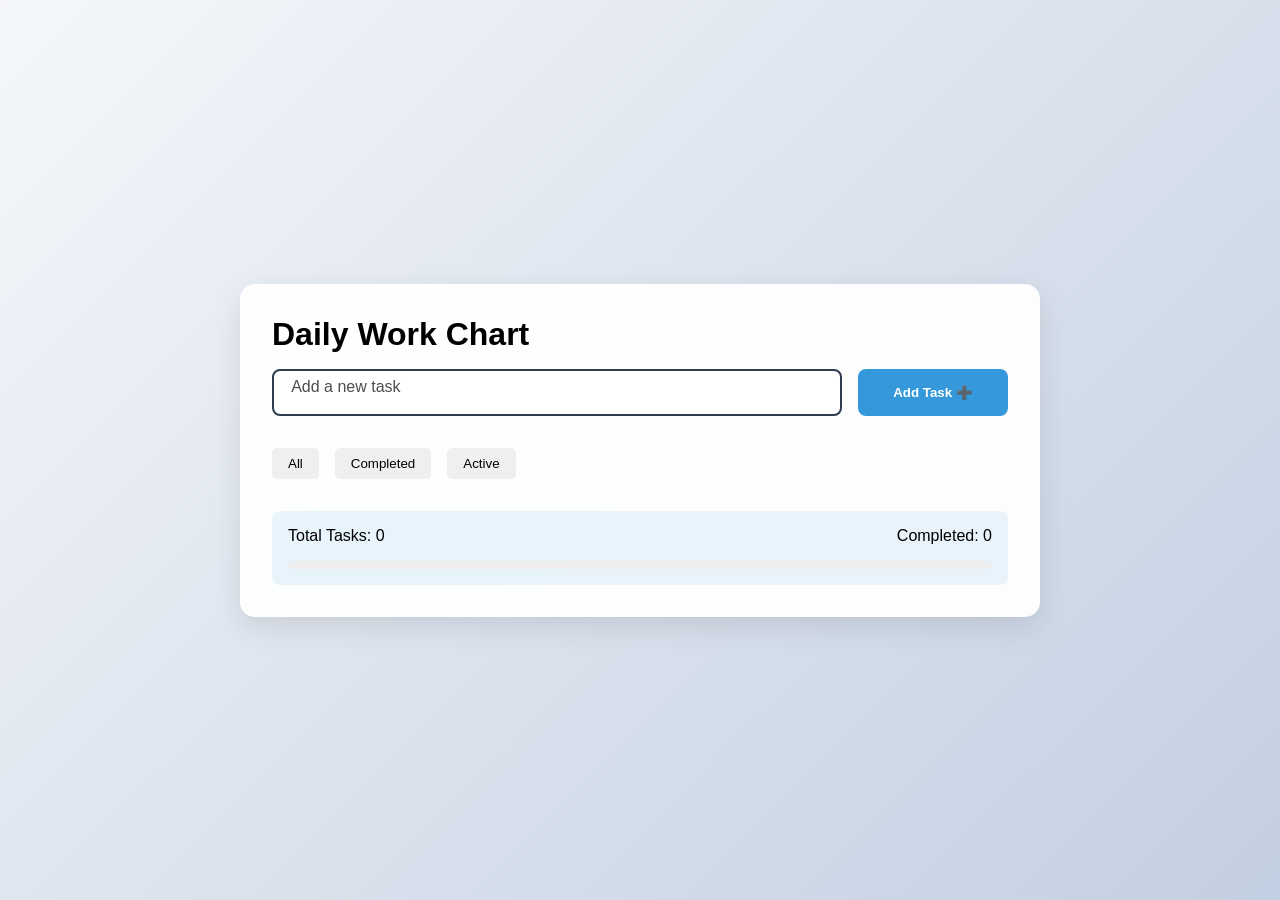
<file: index.html>
<!DOCTYPE html>
<html lang="en">
  <head>
    <meta charset="UTF-8" />
    <meta name="viewport" content="width=device-width, initial-scale=1.0" />
    <title>Advanced To-Do List</title>
    <link rel="stylesheet" href="style.css" />
  </head>
  <body>
    <div class="container">
      <h1>Daily Work Chart</h1>
      <div class="input-section">
        <input type="text" class="task-input" placeholder="" required />
        <span class="floating-placeholder">Add a new task</span>
        <button class="add-btn">Add Task ➕</button>
      </div>



      
      <div class="filter-section">
        <button class="filter-btn" data-filter="all">All</button>
        <button class="filter-btn" data-filter="completed">Completed</button>
        <button class="filter-btn" data-filter="active">Active</button>
      </div>

      <div class="tasks-container"></div>

      <div class="stats-container">
        <div>Total Tasks: <span id="total-tasks">0</span></div>
        <div>Completed: <span id="completed-tasks">0</span></div>
        <div class="progress-bar">
          <div class="progress-fill" style="width: 0%"></div>
        </div>
      </div>
    </div>
    <script src="script.js"></script>
  </body>
</html>
</file>
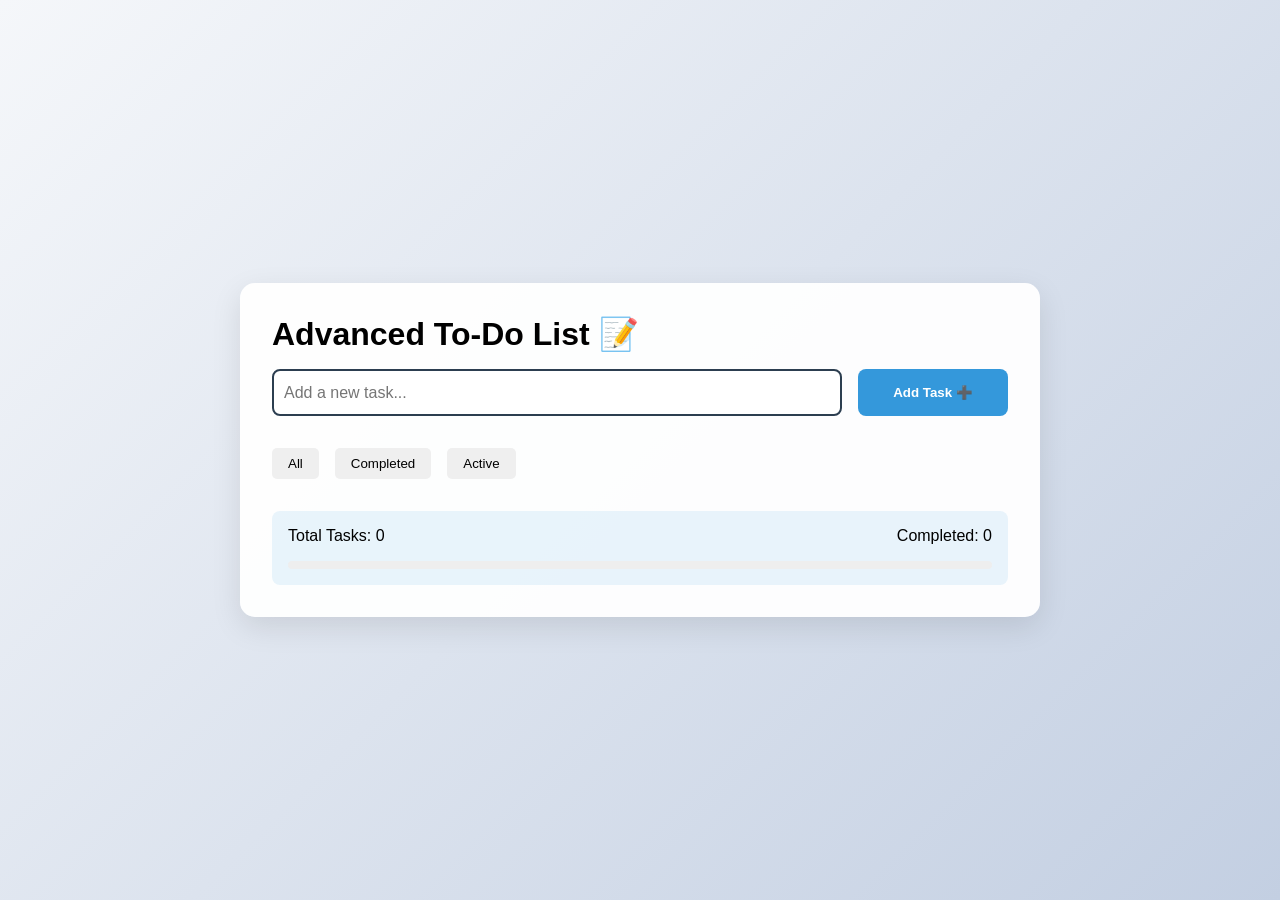
<file: todo.html>
<!DOCTYPE html>
<html lang="en">
  <head>
    <meta charset="UTF-8" />
    <meta name="viewport" content="width=device-width, initial-scale=1.0" />
    <title>Advanced To-Do List</title>
    <link rel="stylesheet" href="style.css" />
  </head>
  <body>
    <div class="container">
      <h1>Advanced To-Do List 📝</h1>
      <div class="input-section">
        <input type="text" class="task-input" placeholder="Add a new task..." />
        <button class="add-btn">Add Task ➕</button>
      </div>

      <div class="filter-section">
        <button class="filter-btn" data-filter="all">All</button>
        <button class="filter-btn" data-filter="completed">Completed</button>
        <button class="filter-btn" data-filter="active">Active</button>
      </div>

      <div class="tasks-container"></div>

      <div class="stats-container">
        <div>Total Tasks: <span id="total-tasks">0</span></div>
        <div>Completed: <span id="completed-tasks">0</span></div>
        <div class="progress-bar">
          <div class="progress-fill" style="width: 0%"></div>
        </div>
      </div>
    </div>
    <script src="script.js"></script>
  </body>
</html>
</file>
<file: style.css>
:root {
  --primary: #2c3e50;
  --secondary: #3498db;
  --background: linear-gradient(135deg, #f5f7fa 0%, #c3cfe2 100%);
}

* {
  box-sizing: border-box;
  margin: 0;
  padding: 0;
}

body {
  font-family: "Segoe UI", sans-serif;
  min-height: 100vh;
  background: var(--background);
  padding: 2rem;
  display: flex;
  justify-content: center;
  align-items: center;
}
h1{
  margin-bottom: 1rem;
}

.container {
  width: 90%;
  max-width: 800px;
  background: rgba(255, 255, 255, 0.95);
  padding: 2rem;
  border-radius: 15px;
  box-shadow: 0 10px 30px rgba(0, 0, 0, 0.1);
}

.input-section {
  display: flex;
  gap: 1rem;
  margin-bottom: 2rem;
  flex-wrap: wrap;
  position: relative;
}

.task-input {
  flex: 1;
  padding: 10px;
  border: 2px solid var(--primary);
  border-radius: 8px;
  font-size: 1rem;
  transition: all 0.3s ease;
  min-width: 200px;
}

.task-input:focus {
  outline: none;
  border-color: var(--secondary);
  border: 2px solid #ffae00;
}

.floating-placeholder {
  position: absolute;
  top: 0;
  left: 0.7rem;
  transform: translateY(50%);
  transition: all 0.3s ease;
  background: white;
  padding: 0 0.5rem;
  pointer-events: none;
  color: #4d4d4d;
}
input:focus ~ .floating-placeholder,
input:not(:placeholder-shown) ~ .floating-placeholder {
  top: 0;
  transform: translateY(-50%);
  font-size: 1rem;
  color: #4d4d4d;
  background: white;
  border: 1px solid #ffae00;
  border-radius: 4px;
}


.add-btn {
  padding: 1rem 2rem;
  background: var(--secondary);
  border: none;
  border-radius: 8px;
  color: white;
  font-weight: bold;
  cursor: pointer;
  transition: transform 0.2s ease;
  min-width: 150px;
}
.add-btn:hover {
  background: var(--secondary);
  transition: all 0.3s ease;
  transform: translateY(-5px);
  box-shadow: 10px 10px 10px #0000004d, -3px -3px 5px lightgray;}

.tasks-container {
  margin-top: 2rem;
}

.task-item {
  display: flex;
  align-items: center;
  padding: 1rem;
  margin: 0.5rem 0;
  border: 1px solid rgba(3, 48, 92, 0.3);
  background: rgb(242, 253, 179);
  border-radius: 8px;
  transition: all 0.3s ease;
  cursor: move;
  flex-wrap: wrap;
}
.task-item:hover {
  transform: translateY(-5px);
  box-shadow: 10px 10px 10px #0000004d;
}

.task-text {
  flex: 1;
  margin: 0 1rem;
   word-break: break-word;
}

.task-actions {
  display: flex;
  gap: 1rem;
}

.delete-btn {
  background: #e74c3c;
  color: white;
  border: none;
  padding: 0.5rem 1rem;
  border-radius: 5px;
  cursor: pointer;
}

.stats-container {
  margin-top: 2rem;
  padding: 1rem;
  background: rgba(52, 152, 219, 0.1);
  border-radius: 8px;
  display: flex;
  justify-content: space-between;
  flex-wrap: wrap;
}

.progress-bar {
  width: 100%;
  height: 8px;
  background: #eee;
  border-radius: 4px;
  overflow: hidden;
  margin-top: 1rem;
}

.progress-fill {
  height: 100%;
  background: var(--secondary);
  transition: width 0.3s ease;
}

.filter-section {
  margin: 1rem 0;
  display: flex;
  gap: 1rem;
  flex-wrap: wrap;
}

.filter-btn {
  padding: 0.5rem 1rem;
  border: none;
  border-radius: 5px;
  cursor: pointer;
}
.filter-btn:hover {
  background-color: var(--secondary);
  transition: all 0.6s ease;
}

/* Media Queries for Responsiveness */

/* For tablets and smaller screens */
@media (max-width: 768px) {
  .input-section {
    flex-direction: column;
  }

  .task-item {
    flex-direction: column;
    align-items: flex-start;
  }

  .task-actions {
    margin-top: 0.5rem;
    justify-content: space-between;
    width: 100%;
  }

  .stats-container {
    flex-direction: column;
    text-align: center;
  }
  .floating-placeholder {
    top: 0;
    transform: translateY(50%);
  }
}

/* For mobile screens */
@media (max-width: 480px) {
  body {
    padding: 1rem;
  }

  .container {
    padding: 1.5rem;
  }

  .task-item {
    padding: 0.8rem;
  }

  .add-btn {
    width: 100%;
    text-align: center;
  }

  .task-actions {
    flex-direction: column;
    align-items: center;
    gap: 0.5rem;
  }

  .filter-section {
    flex-direction: column;
    align-items: center;
  }
  .filter-btn {
    width: 50%;
    padding: 0.5rem 1rem;
    border: none;
    border-radius: 5px;
    cursor: pointer;
  }
}
</file>
